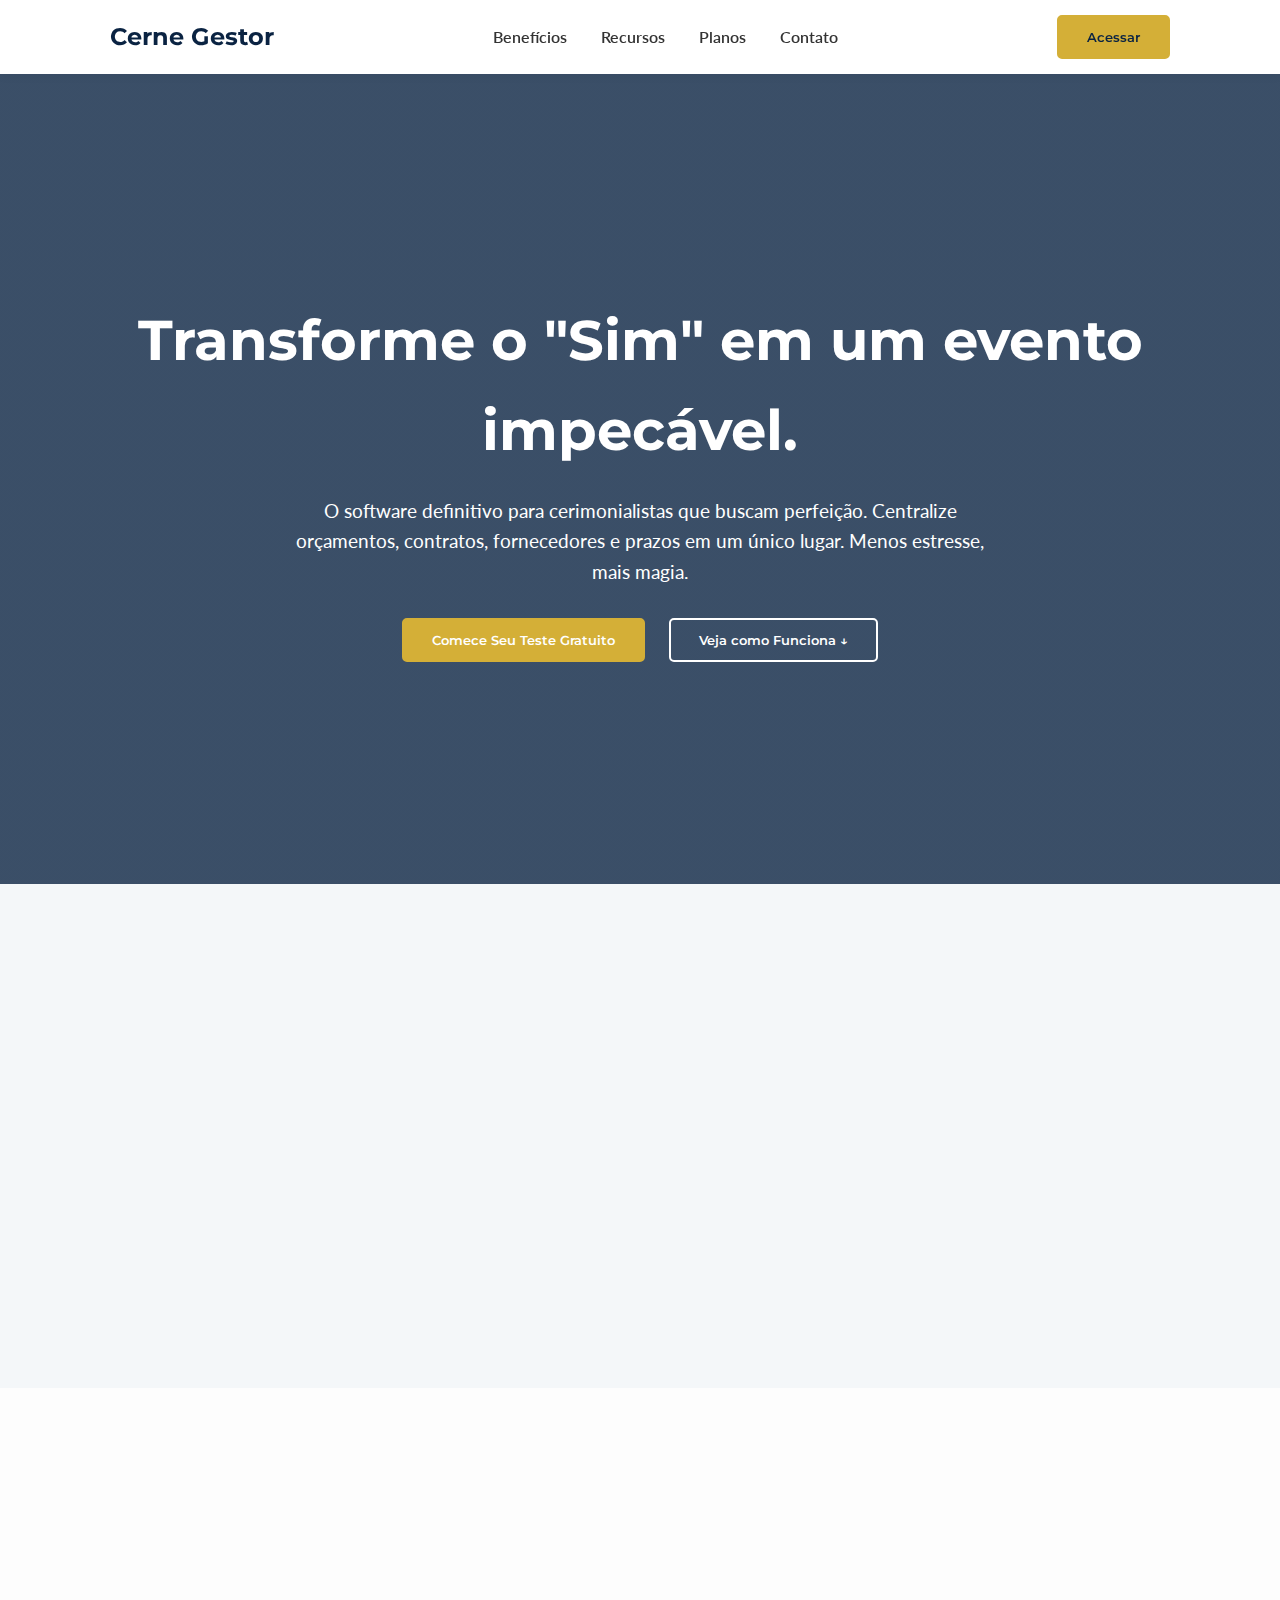
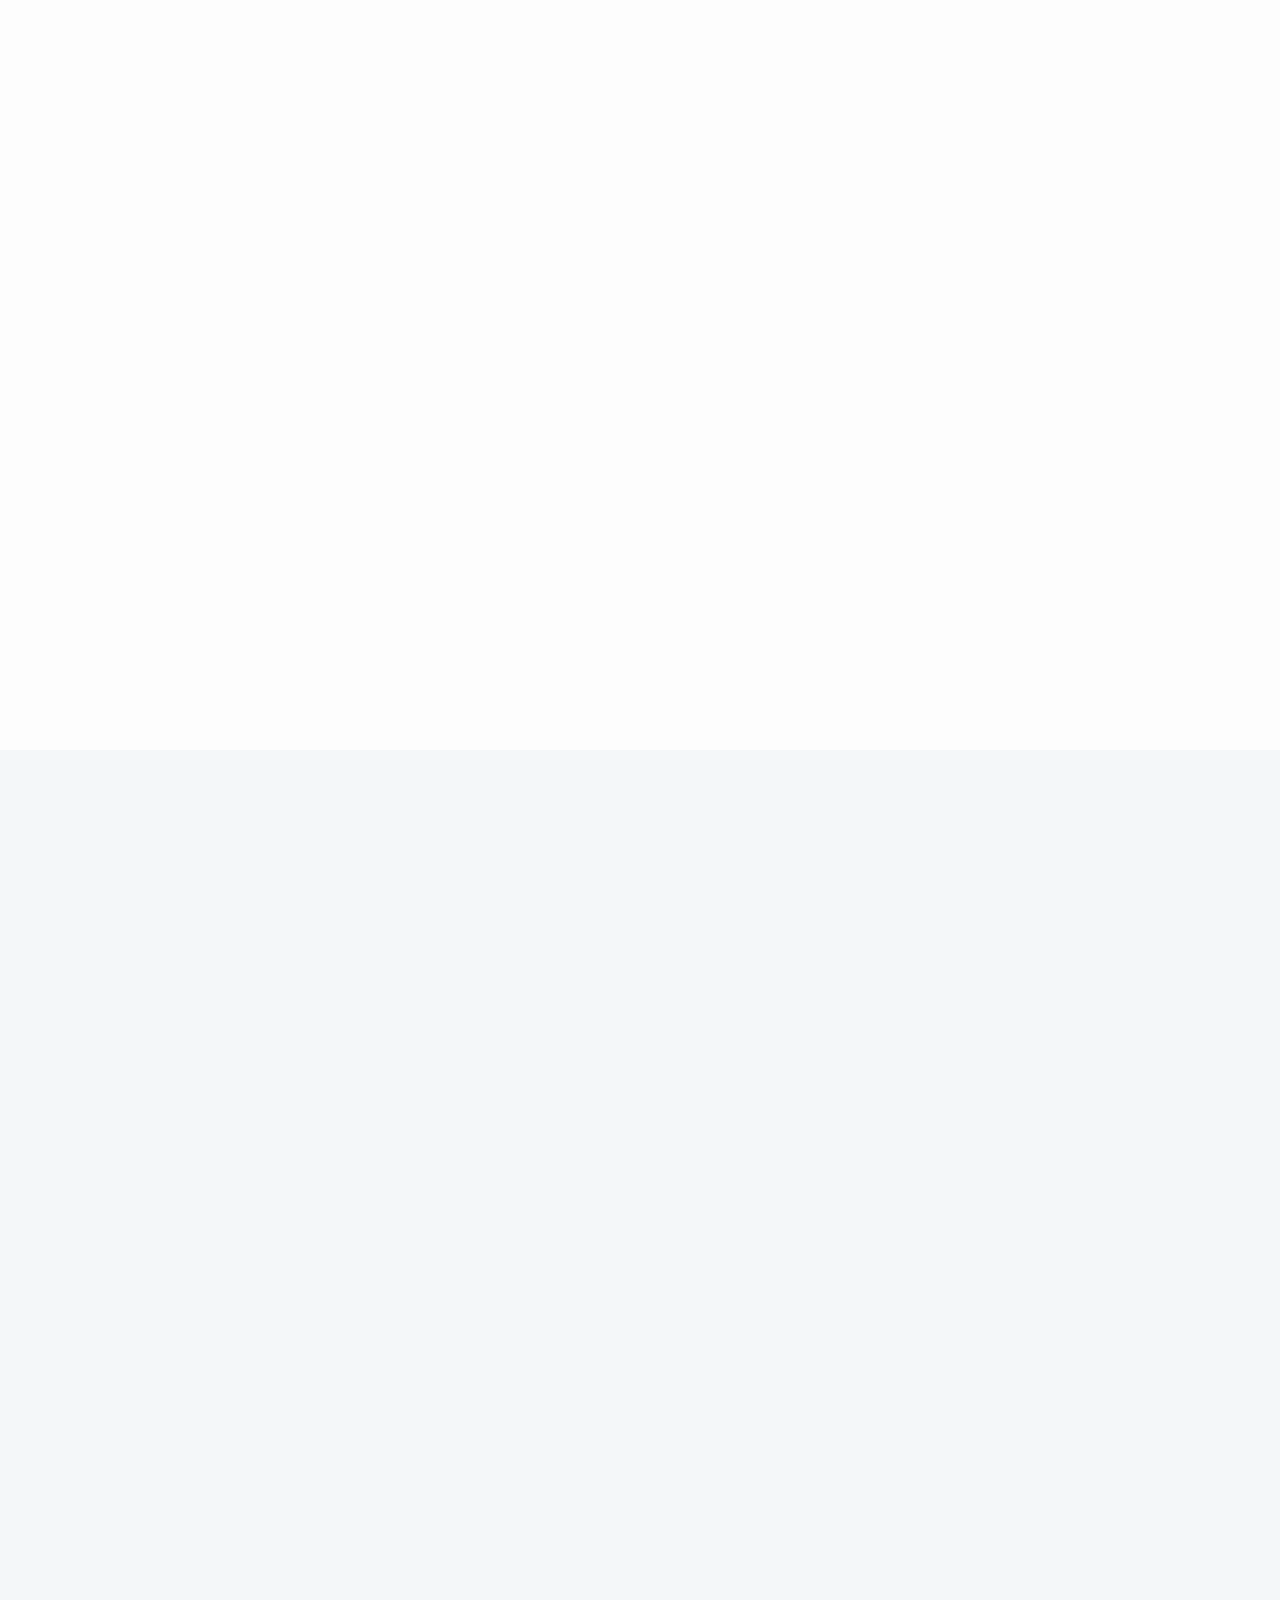
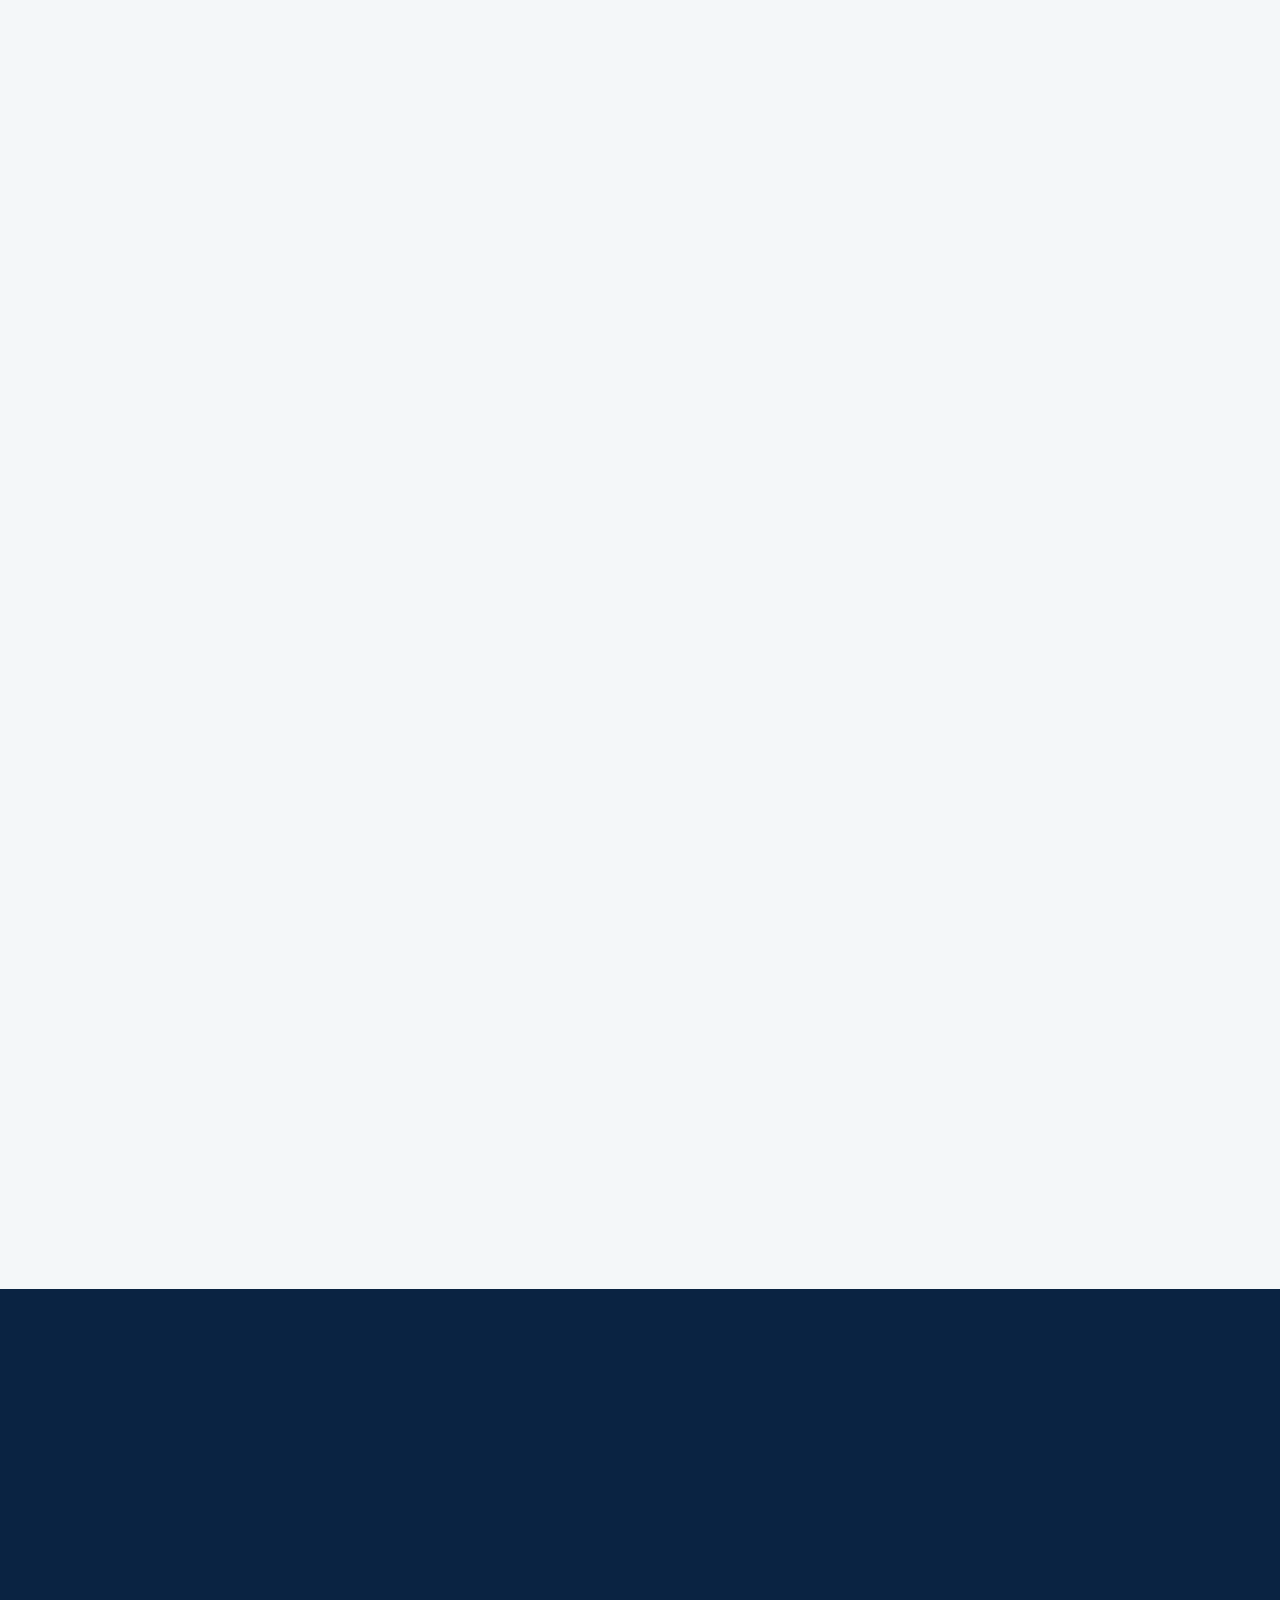
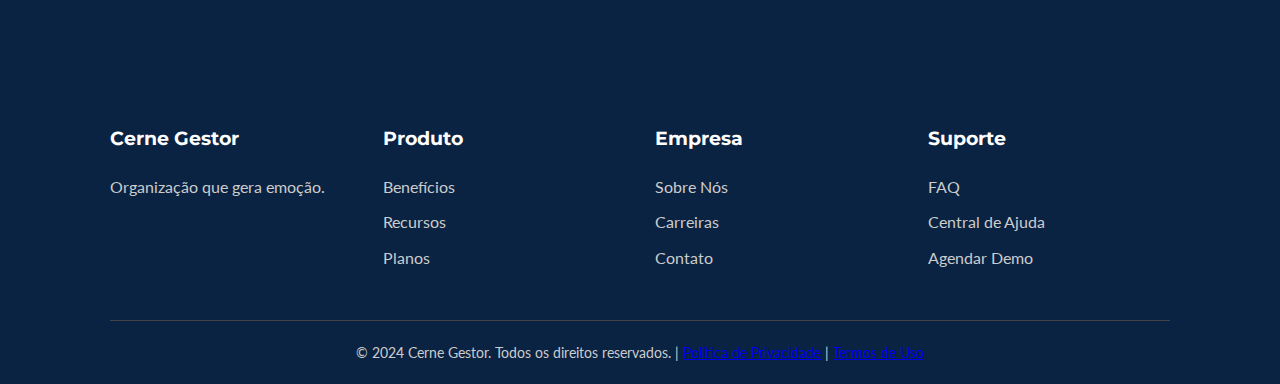
<file: dada.html>
<!DOCTYPE html>
<html lang="pt-BR">
<head>
    <meta charset="UTF-8">
    <meta name="viewport" content="width=device-width, initial-scale=1.0">
    <title>Cerne Gestor de Casamentos | Software para Cerimonialistas</title>
    
    <!-- Google Fonts -->
    <link rel="preconnect" href="https://fonts.googleapis.com">
    <link rel="preconnect" href="https://fonts.gstatic.com" crossorigin>
    <link href="https://fonts.googleapis.com/css2?family=Montserrat:wght@400;600;700&family=Lato:wght@400;700&display=swap" rel="stylesheet">

    <style>
        /* --- GERAL E VARIÁVEIS DE COR --- */
        :root {
            --cor-primaria: #0A2342; /* Azul escuro profundo */
            --cor-secundaria: #D4AF37; /* Dourado suave */
            --cor-fundo: #FDFDFD;
            --cor-texto: #333333;
            --cor-texto-claro: #FFFFFF;
            --cor-fundo-secao: #F4F7F9;
        }

        * {
            margin: 0;
            padding: 0;
            box-sizing: border-box;
            scroll-behavior: smooth;
        }

        body {
            font-family: 'Lato', sans-serif;
            background-color: var(--cor-fundo);
            color: var(--cor-texto);
            line-height: 1.6;
        }

        h1, h2, h3, h4 {
            font-family: 'Montserrat', sans-serif;
            font-weight: 700;
            color: var(--cor-primaria);
        }

        .container {
            max-width: 1100px;
            margin: 0 auto;
            padding: 0 20px;
        }

        section {
            padding: 80px 0;
            transition: box-shadow 0.5s ease-in-out;
        }
        
        .highlight-section {
            box-shadow: 0 0 0 4px var(--cor-secundaria);
            border-radius: 8px;
        }

        .btn {
            display: inline-block;
            padding: 12px 28px;
            border-radius: 5px;
            text-decoration: none;
            font-weight: 600;
            font-family: 'Montserrat', sans-serif;
            transition: transform 0.3s, background-color 0.3s;
            cursor: pointer;
            border: 2px solid transparent;
        }

        .btn-primary {
            background-color: var(--cor-secundaria);
            color: var(--cor-primaria);
            border-color: var(--cor-secundaria);
        }

        .btn-primary:hover {
            transform: translateY(-3px);
            background-color: #c9a32b;
        }

        .btn-secondary {
            background-color: transparent;
            color: var(--cor-primaria);
            border-color: var(--cor-primaria);
        }
        
        .btn-secondary:hover {
            transform: translateY(-3px);
            background-color: var(--cor-primaria);
            color: var(--cor-texto-claro);
        }

        .fade-in {
            opacity: 0;
            transform: translateY(30px);
            transition: opacity 0.6s ease-out, transform 0.6s ease-out;
        }

        .fade-in.visible {
            opacity: 1;
            transform: translateY(0);
        }

        /* --- CABEÇALHO E NAVEGAÇÃO --- */
        .main-header {
            background-color: var(--cor-texto-claro);
            padding: 15px 0;
            position: sticky;
            top: 0;
            z-index: 1000;
            box-shadow: 0 2px 10px rgba(0,0,0,0.05);
        }

        .main-header .container {
            display: flex;
            justify-content: space-between;
            align-items: center;
        }

        .logo {
            font-family: 'Montserrat', sans-serif;
            font-size: 1.5rem;
            font-weight: 700;
            color: var(--cor-primaria);
            text-decoration: none;
        }

        .main-nav a {
            margin: 0 15px;
            text-decoration: none;
            color: var(--cor-texto);
            font-weight: 600;
            position: relative;
        }

        .main-nav a::after {
            content: '';
            position: absolute;
            bottom: -5px;
            left: 0;
            width: 0;
            height: 2px;
            background-color: var(--cor-secundaria);
            transition: width 0.3s;
        }

        .main-nav a:hover::after {
            width: 100%;
        }

        /* --- SEÇÃO HERO --- */
        #hero {
            background: linear-gradient(rgba(10, 35, 66, 0.8), rgba(10, 35, 66, 0.8)), url('https://images.unsplash.com/photo-1523438903325-1e45a5a1b3db?q=80&w=2070&auto=format&fit=crop') no-repeat center center/cover;
            color: var(--cor-texto-claro);
            height: 90vh;
            display: flex;
            align-items: center;
            justify-content: center;
            text-align: center;
            padding: 0 20px;
        }

        #hero h1 {
            font-size: 3.5rem;
            margin-bottom: 20px;
            color: var(--cor-texto-claro);
        }

        #hero p {
            font-size: 1.2rem;
            max-width: 700px;
            margin: 0 auto 30px auto;
        }

        #hero .btn { margin: 0 10px; }
        #hero .btn-primary { color: var(--cor-texto-claro); background-color: var(--cor-secundaria); }
        #hero .btn-secondary { color: var(--cor-texto-claro); border-color: var(--cor-texto-claro); }
        #hero .btn-secondary:hover { background-color: var(--cor-texto-claro); color: var(--cor-primaria); }

        /* --- SEÇÕES DE CONTEÚDO (GENÉRICO) --- */
        .section-title { text-align: center; font-size: 2.5rem; margin-bottom: 60px; }
        #problema { background-color: var(--cor-fundo-secao); }
        #problema .content { text-align: center; max-width: 800px; margin: 0 auto; }
        #problema h2 { font-size: 2rem; margin-bottom: 20px; }
        #problema ul { list-style: none; margin-top: 30px; display: inline-block; text-align: left; }
        #problema li { margin-bottom: 10px; font-size: 1.1rem; }
        #problema li::before { content: '✓'; color: var(--cor-secundaria); font-weight: bold; margin-right: 10px; }
        
        .cards-grid { display: grid; grid-template-columns: repeat(auto-fit, minmax(280px, 1fr)); gap: 30px; }
        .card { background-color: var(--cor-texto-claro); padding: 30px; border-radius: 8px; box-shadow: 0 4px 20px rgba(0,0,0,0.07); text-align: center; transition: transform 0.3s, box-shadow 0.3s; }
        .card:hover { transform: translateY(-10px); box-shadow: 0 8px 30px rgba(0,0,0,0.12); }
        .card-icon { font-size: 3rem; color: var(--cor-secundaria); margin-bottom: 20px; }
        .card h3 { margin-bottom: 15px; font-size: 1.3rem; }

        #testemunhos { background-color: var(--cor-fundo-secao); }
        .testimonial-card { background-color: var(--cor-texto-claro); padding: 30px; border-left: 5px solid var(--cor-secundaria); border-radius: 5px; box-shadow: 0 4px 15px rgba(0,0,0,0.06); }
        .testimonial-card blockquote { font-style: italic; margin-bottom: 15px; border: none; }
        .testimonial-card cite { font-weight: bold; color: var(--cor-primaria); font-style: normal; }

        .pricing-grid { display: grid; grid-template-columns: repeat(auto-fit, minmax(300px, 1fr)); gap: 30px; align-items: stretch; }
        .plan { background: var(--cor-texto-claro); border: 1px solid #ddd; border-radius: 8px; padding: 40px; text-align: center; display: flex; flex-direction: column; }
        .plan h3 { font-size: 1.5rem; }
        .plan-price { font-size: 3rem; font-weight: 700; color: var(--cor-primaria); margin: 20px 0; }
        .plan-price span { font-size: 1rem; font-weight: 400; color: #777; }
        .plan ul { list-style: none; margin-bottom: 30px; text-align: left; flex-grow: 1; }
        .plan li { margin-bottom: 15px; }
        .plan li::before { content: '✓'; color: var(--cor-secundaria); margin-right: 10px; }
        .plan.popular { border: 2px solid var(--cor-secundaria); transform: scale(1.05); position: relative; }
        .plan.popular::before { content: 'Mais Popular'; position: absolute; top: -15px; left: 50%; transform: translateX(-50%); background-color: var(--cor-secundaria); color: var(--cor-primaria); padding: 5px 15px; border-radius: 20px; font-size: 0.9rem; font-weight: 600; }

        #cta-final { background-color: var(--cor-primaria); color: var(--cor-texto-claro); text-align: center; }
        #cta-final h2 { color: var(--cor-texto-claro); }
        #cta-final .btn { margin-top: 20px; }

        .main-footer { background-color: var(--cor-primaria); color: #ccc; padding: 60px 0 20px 0; }
        .footer-grid { display: grid; grid-template-columns: repeat(auto-fit, minmax(200px, 1fr)); gap: 30px; margin-bottom: 40px; }
        .footer-col h4 { color: var(--cor-texto-claro); font-size: 1.2rem; margin-bottom: 20px; }
        .footer-col p, .footer-col a { color: #ccc; text-decoration: none; display: block; margin-bottom: 10px; transition: color 0.3s; }
        .footer-col a:hover { color: var(--cor-secundaria); }
        .footer-bottom { text-align: center; border-top: 1px solid #444; padding-top: 20px; font-size: 0.9rem; }

        /* --- MODAL DE LOGIN/REGISTRO --- */
        .modal-overlay {
            position: fixed; top: 0; left: 0; width: 100%; height: 100%;
            background: rgba(0, 0, 0, 0.7);
            z-index: 2000; display: none; align-items: center; justify-content: center;
        }
        
        .modal-content {
            background: var(--cor-texto-claro); padding: 20px 40px 40px 40px; border-radius: 8px;
            width: 90%; max-width: 550px; position: relative;
            animation: fadeInDown 0.5s ease-out;
            max-height: 90vh;
            overflow-y: auto;
        }

        @keyframes fadeInDown { from { opacity: 0; transform: translateY(-30px); } to { opacity: 1; transform: translateY(0); } }
        
        .close-btn {
            position: sticky; top: 10px; right: -25px;
            font-size: 2rem; color: #aaa; cursor: pointer; border: none; background: none;
            z-index: 10; float: right;
        }
        .close-btn:hover { color: #333; }

        .modal-content h2 { text-align: center; margin-bottom: 20px; clear: both; }
        
        #role-selection { text-align: center; }
        .role-options { display: grid; grid-template-columns: 1fr; gap: 15px; margin-top: 30px; }
        .role-card {
            padding: 20px; border: 1px solid #ddd; border-radius: 8px;
            cursor: pointer; transition: all 0.3s;
            display: flex; align-items: center; gap: 15px; text-align: left;
            background-color: transparent; width: 100%;
        }
        .role-card:hover { border-color: var(--cor-secundaria); background-color: #f9f9f9; transform: translateY(-5px); }
        .role-card .icon { font-size: 2.5rem; }
        .role-card h4 { margin: 0; }
        .role-card p { margin: 0; font-size: 0.9rem; color: #666; }

        .auth-form-container { display: none; }
        .back-to-selection-btn {
            background: none; border: none; color: var(--cor-primaria);
            cursor: pointer; font-weight: 600; margin-bottom: 20px;
            display: flex; align-items: center; gap: 5px;
        }

        /* ESTILOS DE FORMULÁRIO (reutilizáveis) */
        .tab-buttons { display: flex; border-bottom: 1px solid #ddd; margin-bottom: 20px; }
        .tab-buttons button {
            flex-grow: 1; padding: 15px; border: none; background: none;
            cursor: pointer; font-size: 1.1rem; font-family: 'Montserrat';
            color: #aaa; border-bottom: 3px solid transparent; transition: all 0.3s;
        }
        .tab-buttons button.active { color: var(--cor-primaria); border-bottom-color: var(--cor-secundaria); }
        
        .form-content { display: none; }
        .form-content.active { display: block; }
        .form-group { margin-bottom: 20px; }
        .form-group label { display: block; margin-bottom: 5px; font-weight: 600; }
        
        /* ESTILO UNIFICADO PARA INPUTS, SELECTS E TEXTAREAS */
        .form-group input,
        .form-group select,
        .form-group textarea {
            width: 100%;
            padding: 12px;
            border-radius: 5px;
            border: 1px solid #ccc;
            font-size: 1rem;
            font-family: 'Lato', sans-serif;
            background-color: #fff;
        }

        .form-group select {
            appearance: none;
            -webkit-appearance: none;
            background-image: url("data:image/svg+xml,%3csvg xmlns='http://www.w3.org/2000/svg' viewBox='0 0 16 16'%3e%3cpath fill='none' stroke='%23343a40' stroke-linecap='round' stroke-linejoin='round' stroke-width='2' d='M2 5l6 6 6-6'/%3e%3c/svg%3e");
            background-repeat: no-repeat;
            background-position: right 0.75rem center;
            background-size: 16px 12px;
        }
        
        .form-group textarea {
            resize: vertical;
            min-height: 80px;
        }
        
        .form-group input:focus,
        .form-group select:focus,
        .form-group textarea:focus {
            outline: none;
            border-color: var(--cor-secundaria);
            box-shadow: 0 0 0 2px rgba(212, 175, 55, 0.3);
        }

        /* --- RESPONSIVIDADE --- */
        @media (max-width: 768px) {
            .main-header .container { flex-direction: column; }
            .main-nav { margin-top: 15px; }
            .main-nav a { margin: 0 10px; }
            #hero h1 { font-size: 2.5rem; }
            .section-title { font-size: 2rem; }
            .plan.popular { transform: scale(1); }
        }
    </style>
</head>
<body>

    <!-- CABEÇALHO -->
    <header class="main-header">
        <div class="container">
            <a href="#" class="logo">Cerne Gestor</a>
            <nav class="main-nav">
                <a href="#beneficios">Benefícios</a>
                <a href="#recursos">Recursos</a>
                <a href="#planos">Planos</a>
                <a href="#cta-final">Contato</a>
            </nav>
            <button class="btn btn-primary open-modal-btn">Acessar</button>
        </div>
    </header>

    <main>
        <!-- SEÇÃO HERO -->
        <section id="hero">
            <div class="hero-content fade-in">
                <h1>Transforme o "Sim" em um evento impecável.</h1>
                <p>O software definitivo para cerimonialistas que buscam perfeição. Centralize orçamentos, contratos, fornecedores e prazos em um único lugar. Menos estresse, mais magia.</p>
                <button class="btn btn-primary open-modal-btn">Comece Seu Teste Gratuito</button>
                <button id="show-how-it-works-btn" class="btn btn-secondary">Veja como Funciona ↓</button>
            </div>
        </section>
        
        <!-- SEÇÃO O PROBLEMA -->
        <section id="problema">
            <div class="container fade-in">
                <div class="content">
                    <h2>Sua paixão é criar sonhos. A nossa é garantir que nada vire um pesadelo.</h2>
                    <p>Gerenciar dezenas de fornecedores, controlar pagamentos e cumprir prazos em planilhas intermináveis é a receita para o caos. O risco de um detalhe esquecido pode comprometer a experiência que você tanto se esforça para criar.</p>
                    <ul>
                        <li>Medo de esquecer um prazo importante?</li>
                        <li>Dificuldade em controlar o orçamento e as parcelas?</li>
                        <li>Informações espalhadas entre e-mails e planilhas?</li>
                    </ul>
                </div>
            </div>
        </section>

        <!-- SEÇÃO BENEFÍCIOS -->
        <section id="beneficios">
            <div class="container">
                <h2 class="section-title fade-in">Gestão Completa, do Pedido ao Altar.</h2>
                <div class="cards-grid">
                    <div class="card fade-in">
                        <div class="card-icon">📊</div>
                        <h3>Visão Descomplicada</h3>
                        <p>Interface amigável que proporciona uma visão clara e organizada de todos os dados relevantes do casamento.</p>
                    </div>
                    <div class="card fade-in">
                        <div class="card-icon">💰</div>
                        <h3>Flexibilidade nas Parcelas</h3>
                        <p>Gerencie e ajuste parcelas de pagamento de forma personalizada, com alertas automáticos de vencimento.</p>
                    </div>
                    <div class="card fade-in">
                        <div class="card-icon">📋</div>
                        <h3>Listagem de Itens</h3>
                        <p>Crie e gerencie listas de itens necessários, incluindo quantidades, status de aquisição e fornecedores.</p>
                    </div>
                    <div class="card fade-in">
                        <div class="card-icon">📅</div>
                        <h3>Prazos Sob Controle</h3>
                        <p>Calendário integrado com visão geral de todas as datas e prazos importantes, com lembretes automáticos.</p>
                    </div>
                </div>
            </div>
        </section>

        <!-- SEÇÃO RECURSOS (MÓDULOS) -->
        <section id="recursos" style="background-color: var(--cor-fundo-secao);">
            <div class="container">
                <h2 class="section-title fade-in">Recursos Pensados para o Seu Sucesso.</h2>
                <div class="cards-grid">
                    <div class="card fade-in">
                        <div class="card-icon">🧮</div>
                        <h3>Módulo de Orçamento</h3>
                        <p>Crie orçamentos detalhados, incluindo estimativas de custos para decoração, buffet, fotografia e mais.</p>
                    </div>
                    <div class="card fade-in">
                        <div class="card-icon">✒️</div>
                        <h3>Módulo de Contratos</h3>
                        <p>Armazene e gerencie contratos com fornecedores e clientes, com alertas de vencimento.</p>
                    </div>
                    <div class="card fade-in">
                        <div class="card-icon">✅</div>
                        <h3>Módulo de Gestão de Itens</h3>
                        <p>Uma lista dinâmica para adicionar e atualizar itens, acompanhando o status de cada um.</p>
                    </div>
                     <div class="card fade-in">
                        <div class="card-icon">🗓️</div>
                        <h3>Módulo de Calendário</h3>
                        <p>Visão cronológica de todas as atividades e prazos para agendamento e lembretes automáticos.</p>
                    </div>
                </div>
            </div>
        </section>

        <!-- SEÇÃO TESTEMUNHOS -->
        <section id="testemunhos">
             <div class="container">
                <h2 class="section-title fade-in">Cerimonialistas que confiam no Cerne Gestor</h2>
                <div class="cards-grid">
                    <div class="testimonial-card fade-in">
                        <blockquote>"O Cerne Gestor mudou a forma como eu trabalho. A organização que ganhei me permite focar no que realmente importa: a experiência dos noivos. Meus clientes sentem a diferença."</blockquote>
                        <cite>— Mariana Costa, Cerimonialista de Sucesso</cite>
                    </div>
                    <div class="testimonial-card fade-in">
                        <blockquote>"Antes, eu vivia perdida em planilhas. Agora, tenho o controle total de todos os eventos em um só painel. O módulo de contratos e o controle de parcelas são salva-vidas!"</blockquote>
                        <cite>— Rafael Lins, Assessor de Eventos</cite>
                    </div>
                </div>
            </div>
        </section>
        
        <!-- SEÇÃO PLANOS -->
        <section id="planos" style="background-color: var(--cor-fundo-secao);">
            <div class="container">
                <h2 class="section-title fade-in">Um plano para cada tamanho de sonho.</h2>
                <div class="pricing-grid">
                    <div class="plan fade-in">
                        <h3>Essencial</h3>
                        <div class="plan-price">R$ 99<span>/mês</span></div>
                        <ul>
                            <li>Até 5 eventos simultâneos</li>
                            <li>Módulos de Orçamento e Itens</li>
                            <li>Módulo de Calendário</li>
                            <li>Suporte via e-mail</li>
                        </ul>
                        <button class="btn btn-secondary open-modal-btn">Escolher Plano</button>
                    </div>
                    <div class="plan popular fade-in">
                        <h3>Profissional</h3>
                        <div class="plan-price">R$ 199<span>/mês</span></div>
                        <ul>
                            <li>Até 20 eventos simultâneos</li>
                            <li>Todos os Módulos</li>
                            <li>Suporte Prioritário</li>
                            <li>Acesso para 3 usuários</li>
                        </ul>
                        <button class="btn btn-primary open-modal-btn">Escolher Plano</button>
                    </div>
                    <div class="plan fade-in">
                        <h3>Premium</h3>
                        <div class="plan-price">Consulte<span>-nos</span></div>
                        <ul>
                            <li>Eventos ilimitados</li>
                            <li>Todos os Módulos</li>
                            <li>Suporte Dedicado 24/7</li>
                            <li>Acesso para usuários ilimitados</li>
                        </ul>
                        <a href="#cta-final" class="btn btn-secondary">Fale Conosco</a>
                    </div>
                </div>
            </div>
        </section>
        
        <!-- SEÇÃO CTA FINAL -->
        <section id="cta-final">
            <div class="container fade-in">
                <h2 class="section-title">Pronto para elevar o nível dos seus eventos?</h2>
                <p>Deixe a burocracia com a gente e dedique-se a criar momentos inesquecíveis.</p>
                <button class="btn btn-primary open-modal-btn">Comece seu Teste Gratuito de 14 Dias</button>
            </div>
        </section>
    </main>

    <!-- RODAPÉ -->
    <footer class="main-footer">
        <div class="container">
            <div class="footer-grid">
                <div class="footer-col">
                    <h4>Cerne Gestor</h4>
                    <p>Organização que gera emoção.</p>
                </div>
                <div class="footer-col">
                    <h4>Produto</h4>
                    <a href="#beneficios">Benefícios</a>
                    <a href="#recursos">Recursos</a>
                    <a href="#planos">Planos</a>
                </div>
                <div class="footer-col">
                    <h4>Empresa</h4>
                    <a href="#">Sobre Nós</a>
                    <a href="#">Carreiras</a>
                    <a href="#">Contato</a>
                </div>
                 <div class="footer-col">
                    <h4>Suporte</h4>
                    <a href="#">FAQ</a>
                    <a href="#">Central de Ajuda</a>
                    <a href="#">Agendar Demo</a>
                </div>
            </div>
            <div class="footer-bottom">
                © 2024 Cerne Gestor. Todos os direitos reservados. | <a href="#">Política de Privacidade</a> | <a href="#">Termos de Uso</a>
            </div>
        </div>
    </footer>

    <!-- MODAL DE LOGIN/REGISTRO -->
    <div class="modal-overlay" id="auth-modal">
        <div class="modal-content">
            <button class="close-btn" id="close-modal-btn">×</button>
            
            <!-- ETAPA 1: SELEÇÃO DE PERFIL -->
            <div id="role-selection">
                <h2>Como você deseja acessar?</h2>
                <div class="role-options">
                    <button class="role-card" data-role="cerimonialista">
                        <div class="icon">🤵</div>
                        <div class="text">
                            <h4>Sou Cerimonialista</h4>
                            <p>Acesse para gerenciar seus eventos.</p>
                        </div>
                    </button>
                    <button class="role-card" data-role="fornecedor">
                        <div class="icon">📷</div>
                        <div class="text">
                            <h4>Sou Fornecedor</h4>
                            <p>Acesse seu portal de fornecedor.</p>
                        </div>
                    </button>
                    <button class="role-card" data-role="cliente">
                        <div class="icon">💑</div>
                        <div class="text">
                            <h4>Sou Cliente (Noivos)</h4>
                            <p>Acompanhe os detalhes do seu casamento.</p>
                        </div>
                    </button>
                </div>
            </div>

            <!-- ETAPA 2: FORMULÁRIOS DE AUTENTICAÇÃO -->
            <!-- Formulário para Cerimonialista -->
            <div class="auth-form-container" id="cerimonialista-auth">
                <button class="back-to-selection-btn">← Voltar</button>
                <h2>Acesso do Cerimonialista</h2>
                <div class="tab-buttons">
                    <button class="tab-btn active" data-tab="register">Criar Conta</button>
                    <button class="tab-btn" data-tab="login">Login</button>
                </div>
                <!-- Cadastro Cerimonialista -->
                <div class="form-content active" data-form="register">
                    <form>
                        <div class="form-group"><label for="c-reg-name">Nome completo</label><input type="text" id="c-reg-name" required></div>
                        <div class="form-group"><label for="c-reg-email">E-mail profissional</label><input type="email" id="c-reg-email" required></div>
                        <div class="form-group"><label for="c-reg-pass">Senha</label><input type="password" id="c-reg-pass" required></div>
                        <div class="form-group"><label for="c-reg-cpf">CPF</label><input type="text" id="c-reg-cpf" required></div>
                        <div class="form-group"><label for="c-reg-tel">Telefone</label><input type="tel" id="c-reg-tel" required></div>
                        <div class="form-group"><label for="c-reg-company">Nome da empresa (opcional)</label><input type="text" id="c-reg-company"></div>
                        <div class="form-group"><label for="c-reg-city">Cidade e estado</label><input type="text" id="c-reg-city" required></div>
                        <div class="form-group"><label for="c-reg-exp">Experiência na área (opcional)</label>
                            <select id="c-reg-exp"><option value="">Selecione</option><option>Iniciante</option><option>1-3 anos</option><option>3-5 anos</option><option>Mais de 5 anos</option></select>
                        </div>
                        <div class="form-group"><label for="c-reg-portfolio">Portfólio ou redes sociais (opcional)</label><input type="url" id="c-reg-portfolio"></div>
                        <button type="submit" class="btn btn-primary" style="width: 100%;">Criar Conta Grátis</button>
                    </form>
                </div>
                <!-- Login Cerimonialista -->
                <div class="form-content" data-form="login">
                    <form>
                        <div class="form-group"><label for="c-login-email">E-mail</label><input type="email" id="c-login-email" required></div>
                        <div class="form-group"><label for="c-login-password">Senha</label><input type="password" id="c-login-password" required></div>
                        <button type="submit" class="btn btn-primary" style="width: 100%;">Entrar</button>
                    </form>
                </div>
            </div>
            
            <!-- Formulário para Fornecedor -->
            <div class="auth-form-container" id="fornecedor-auth">
                <button class="back-to-selection-btn">← Voltar</button>
                <h2>Portal do Fornecedor</h2>
                <div class="tab-buttons">
                    <button class="tab-btn active" data-tab="register">Registrar</button>
                    <button class="tab-btn" data-tab="login">Login</button>
                </div>
                <!-- Cadastro Fornecedor -->
                <div class="form-content active" data-form="register">
                    <form>
                        <div class="form-group"><label for="f-reg-name">Nome completo ou razão social</label><input type="text" id="f-reg-name" required></div>
                        <div class="form-group"><label for="f-reg-fantasy">Nome fantasia (opcional)</label><input type="text" id="f-reg-fantasy"></div>
                        <div class="form-group"><label for="f-reg-doc">CNPJ ou CPF</label><input type="text" id="f-reg-doc" required></div>
                        <div class="form-group"><label for="f-reg-email">E-mail de contato</label><input type="email" id="f-reg-email" required></div>
                        <div class="form-group"><label for="f-reg-pass">Senha</label><input type="password" id="f-reg-pass" required></div>
                        <div class="form-group"><label for="f-reg-tel">Telefone/WhatsApp</label><input type="tel" id="f-reg-tel" required></div>
                        <div class="form-group"><label for="f-reg-cat">Categoria do serviço</label>
                            <select id="f-reg-cat" required><option value="">Selecione a categoria</option><option>Buffet</option><option>Fotografia e Vídeo</option><option>Decoração</option><option>Música</option><option>Espaço para Eventos</option><option>Outros</option></select>
                        </div>
                        <div class="form-group"><label for="f-reg-city">Cidade e estado</label><input type="text" id="f-reg-city" required></div>
                        <div class="form-group"><label for="f-reg-portfolio">Portfólio ou redes sociais</label><input type="url" id="f-reg-portfolio" required></div>
                        <div class="form-group"><label for="f-reg-desc">Descrição dos serviços</label><textarea id="f-reg-desc" required></textarea></div>
                        <button type="submit" class="btn btn-primary" style="width: 100%;">Registrar</button>
                    </form>
                </div>
                <!-- Login Fornecedor -->
                <div class="form-content" data-form="login">
                     <form>
                        <div class="form-group"><label for="f-login-email">E-mail</label><input type="email" id="f-login-email" required></div>
                        <div class="form-group"><label for="f-login-password">Senha</label><input type="password" id="f-login-password" required></div>
                        <button type="submit" class="btn btn-primary" style="width: 100%;">Entrar</button>
                    </form>
                </div>
            </div>

            <!-- Formulário para Cliente (Noivos) -->
            <div class="auth-form-container" id="cliente-auth">
                <button class="back-to-selection-btn">← Voltar</button>
                <h2>Área do Cliente</h2>
                <div class="tab-buttons">
                    <button class="tab-btn active" data-tab="register">Criar Conta</button>
                    <button class="tab-btn" data-tab="login">Login</button>
                </div>
                <!-- Cadastro Cliente -->
                <div class="form-content active" data-form="register">
                    <form>
                        <div class="form-group"><label for="n-reg-name">Nome(s) do(s) noivo(s)</label><input type="text" id="n-reg-name" required></div>
                        <div class="form-group"><label for="n-reg-email">E-mail</label><input type="email" id="n-reg-email" required></div>
                        <div class="form-group"><label for="n-reg-pass">Senha</label><input type="password" id="n-reg-pass" required></div>
                        <div class="form-group"><label for="n-reg-cpf">CPF (opcional)</label><input type="text" id="n-reg-cpf"></div>
                        <div class="form-group"><label for="n-reg-tel">Telefone</label><input type="tel" id="n-reg-tel" required></div>
                        <div class="form-group"><label for="n-reg-date">Data do casamento</label><input type="date" id="n-reg-date" required></div>
                        <div class="form-group"><label for="n-reg-city">Cidade e estado</label><input type="text" id="n-reg-city" required></div>
                        <div class="form-group"><label for="n-reg-budget">Orçamento estimado (opcional)</label><input type="number" id="n-reg-budget" placeholder="Ex: 50000"></div>
                        <div class="form-group"><label for="n-reg-type">Tipo de cerimônia (opcional)</label>
                            <select id="n-reg-type"><option value="">Selecione</option><option>Religiosa com efeito civil</option><option>Apenas religiosa</option><option>Apenas civil</option><option>Simbólica</option></select>
                        </div>
                        <button type="submit" class="btn btn-primary" style="width: 100%;">Criar Conta</button>
                    </form>
                </div>
                <!-- Login Cliente -->
                <div class="form-content" data-form="login">
                     <form>
                        <div class="form-group"><label for="n-login-email">E-mail</label><input type="email" id="n-login-email" required></div>
                        <div class="form-group"><label for="n-login-password">Senha</label><input type="password" id="n-login-password" required></div>
                        <button type="submit" class="btn btn-primary" style="width: 100%;">Acessar meu Evento</button>
                    </form>
                </div>
            </div>

        </div>
    </div>


    <script>
    document.addEventListener("DOMContentLoaded", function() {
        // --- ANIMAÇÃO DE FADE-IN NO SCROLL ---
        const fadeInElements = document.querySelectorAll('.fade-in');
        const observerOptions = { root: null, rootMargin: '0px', threshold: 0.1 };
        const observer = new IntersectionObserver((entries, observer) => {
            entries.forEach(entry => {
                if (entry.isIntersecting) {
                    entry.target.classList.add('visible');
                    observer.unobserve(entry.target);
                }
            });
        }, observerOptions);
        fadeInElements.forEach(el => observer.observe(el));

        // --- BOTÃO "VEJA COMO FUNCIONA" ---
        const showHowBtn = document.getElementById('show-how-it-works-btn');
        const beneficiosSection = document.getElementById('beneficios');
        showHowBtn.addEventListener('click', (e) => {
            e.preventDefault();
            beneficiosSection.scrollIntoView({ behavior: 'smooth', block: 'start' });
            setTimeout(() => { beneficiosSection.classList.add('highlight-section'); }, 500);
            setTimeout(() => { beneficiosSection.classList.remove('highlight-section'); }, 2000);
        });

        // --- LÓGICA DO MODAL DE AUTENTICAÇÃO ---
        const modalOverlay = document.getElementById('auth-modal');
        const openModalBtns = document.querySelectorAll('.open-modal-btn');
        const closeModalBtn = document.getElementById('close-modal-btn');
        
        const roleSelectionScreen = document.getElementById('role-selection');
        const authFormContainers = document.querySelectorAll('.auth-form-container');
        const roleCards = document.querySelectorAll('.role-card');
        const backBtns = document.querySelectorAll('.back-to-selection-btn');

        // Função para resetar o modal para a tela inicial (seleção de perfil)
        const resetModal = () => {
            authFormContainers.forEach(container => container.style.display = 'none');
            roleSelectionScreen.style.display = 'block';
            modalOverlay.querySelector('.modal-content').scrollTop = 0; // Reseta o scroll
        };

        // Abrir o modal
        openModalBtns.forEach(btn => {
            btn.addEventListener('click', (e) => {
                e.preventDefault();
                resetModal(); // Garante que o modal sempre abra na primeira tela
                modalOverlay.style.display = 'flex';
            });
        });

        // Fechar o modal
        const closeModal = () => {
            modalOverlay.style.display = 'none';
        }
        closeModalBtn.addEventListener('click', closeModal);
        modalOverlay.addEventListener('click', (e) => {
            if (e.target === modalOverlay) closeModal();
        });

        // Selecionar um perfil
        roleCards.forEach(card => {
            card.addEventListener('click', () => {
                const role = card.dataset.role;
                const targetForm = document.getElementById(`${role}-auth`);
                
                roleSelectionScreen.style.display = 'none';
                if (targetForm) {
                    targetForm.style.display = 'block';
                }
            });
        });

        // Voltar para a seleção de perfil
        backBtns.forEach(btn => {
            btn.addEventListener('click', resetModal);
        });

        // Lógica das abas (Login/Registro) dentro de cada formulário
        authFormContainers.forEach(container => {
            const tabBtns = container.querySelectorAll('.tab-btn');
            const formContents = container.querySelectorAll('.form-content');

            tabBtns.forEach(tab => {
                tab.addEventListener('click', () => {
                    // Desativa todas as abas e formulários DENTRO do container atual
                    tabBtns.forEach(t => t.classList.remove('active'));
                    formContents.forEach(c => c.classList.remove('active'));
                    
                    // Ativa a aba e o formulário clicado
                    tab.classList.add('active');
                    const formType = tab.dataset.tab;
                    const targetForm = container.querySelector(`.form-content[data-form="${formType}"]`);
                    if (targetForm) {
                        targetForm.classList.add('active');
                    }
                });
            });
        });
    });
    </script>
</body>
</html>
</file>
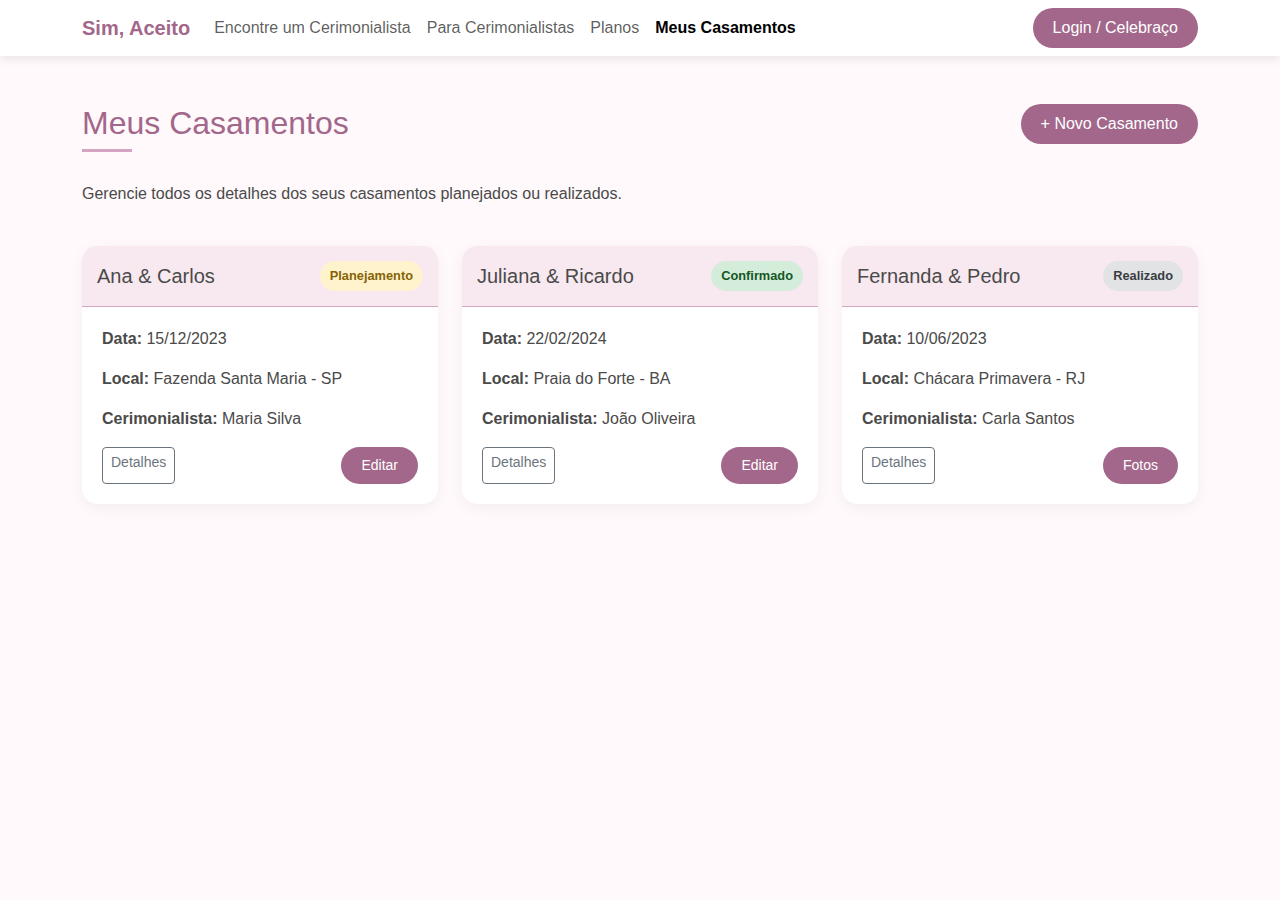
<file: apps/pag_inicial/templates/pag_inicial/meus_casamentos.html>
<!DOCTYPE html>
<html lang="pt-br">
<head>
    <meta charset="UTF-8">
    <meta name="viewport" content="width=device-width, initial-scale=1.0">
    <title>Meus Casamentos</title>
    <link href="https://cdn.jsdelivr.net/npm/bootstrap@5.3.0/dist/css/bootstrap.min.css" rel="stylesheet">
    <style>
        :root {
            --primary-color: #f8e9f0; /* Rosa claro */
            --secondary-color: #d4a5c3; /* Rosa médio */
            --accent-color: #a2678a; /* Rosa escuro */
            --text-color: #4a4a4a; /* Cinza escuro */
            --light-color: #fff9fb; /* Branco rosado */
        }
        
        body {
            font-family: 'Arial', sans-serif;
            background-color: var(--light-color);
            color: var(--text-color);
        }
        
        .navbar-custom {
            background-color: white;
            box-shadow: 0 2px 10px rgba(0, 0, 0, 0.1);
        }
        
        .btn-custom {
            background-color: var(--accent-color);
            color: white;
            border: none;
            padding: 8px 20px;
            border-radius: 20px;
        }
        
        .btn-custom:hover {
            background-color: var(--secondary-color);
            color: white;
        }
        
        .wedding-card {
            background-color: white;
            border-radius: 15px;
            box-shadow: 0 4px 15px rgba(0, 0, 0, 0.05);
            transition: transform 0.3s;
            margin-bottom: 25px;
            overflow: hidden;
        }
        
        .wedding-card:hover {
            transform: translateY(-5px);
        }
        
        .wedding-header {
            background-color: var(--primary-color);
            padding: 15px;
            border-bottom: 1px solid var(--secondary-color);
        }
        
        .wedding-body {
            padding: 20px;
        }
        
        .status-badge {
            padding: 5px 10px;
            border-radius: 20px;
            font-size: 0.8rem;
            font-weight: bold;
        }
        
        .status-planning {
            background-color: #fff3cd;
            color: #856404;
        }
        
        .status-confirmed {
            background-color: #d4edda;
            color: #155724;
        }
        
        .status-completed {
            background-color: #e2e3e5;
            color: #383d41;
        }
        
        .section-title {
            color: var(--accent-color);
            position: relative;
            margin-bottom: 30px;
            padding-bottom: 10px;
        }
        
        .section-title:after {
            content: '';
            position: absolute;
            left: 0;
            bottom: 0;
            width: 50px;
            height: 3px;
            background-color: var(--secondary-color);
        }
        
        .empty-state {
            text-align: center;
            padding: 50px 20px;
            background-color: white;
            border-radius: 15px;
            box-shadow: 0 4px 15px rgba(0, 0, 0, 0.05);
        }
        
        .empty-state-icon {
            font-size: 3rem;
            color: var(--secondary-color);
            margin-bottom: 20px;
        }
    </style>
</head>
<body>
    <!-- Navbar -->
    <nav class="navbar navbar-expand-lg navbar-custom">
        <div class="container">
            <a class="navbar-brand fw-bold" href="#" style="color: var(--accent-color);">Sim, Aceito</a>
            <button class="navbar-toggler" type="button" data-bs-toggle="collapse" data-bs-target="#navbarNav">
                <span class="navbar-toggler-icon"></span>
            </button>
            <div class="collapse navbar-collapse" id="navbarNav">
                <ul class="navbar-nav me-auto">
                    <li class="nav-item">
                        <a class="nav-link" href="#">Encontre um Cerimonialista</a>
                    </li>
                    <li class="nav-item">
                        <a class="nav-link" href="#">Para Cerimonialistas</a>
                    </li>
                    <li class="nav-item">
                        <a class="nav-link" href="#">Planos</a>
                    </li>
                    <li class="nav-item">
                        <a class="nav-link active fw-bold" href="#">Meus Casamentos</a>
                    </li>
                </ul>
                <div class="d-flex">
                    <a href="#" class="btn btn-custom">Login / Celebraço</a>
                </div>
            </div>
        </div>
    </nav>

    <!-- Main Content -->
    <div class="container my-5">
        <div class="row mb-4">
            <div class="col">
                <h2 class="section-title">Meus Casamentos</h2>
                <p>Gerencie todos os detalhes dos seus casamentos planejados ou realizados.</p>
            </div>
            <div class="col-auto">
                <button class="btn btn-custom">+ Novo Casamento</button>
            </div>
        </div>

        <!-- Wedding Cards -->
        <div class="row">
            <!-- Wedding 1 -->
            <div class="col-md-6 col-lg-4">
                <div class="wedding-card">
                    <div class="wedding-header d-flex justify-content-between align-items-center">
                        <h5 class="mb-0">Ana & Carlos</h5>
                        <span class="status-badge status-planning">Planejamento</span>
                    </div>
                    <div class="wedding-body">
                        <p><strong>Data:</strong> 15/12/2023</p>
                        <p><strong>Local:</strong> Fazenda Santa Maria - SP</p>
                        <p><strong>Cerimonialista:</strong> Maria Silva</p>
                        <div class="d-flex justify-content-between mt-3">
                            <a href="#" class="btn btn-sm btn-outline-secondary">Detalhes</a>
                            <a href="#" class="btn btn-sm btn-custom">Editar</a>
                        </div>
                    </div>
                </div>
            </div>

            <!-- Wedding 2 -->
            <div class="col-md-6 col-lg-4">
                <div class="wedding-card">
                    <div class="wedding-header d-flex justify-content-between align-items-center">
                        <h5 class="mb-0">Juliana & Ricardo</h5>
                        <span class="status-badge status-confirmed">Confirmado</span>
                    </div>
                    <div class="wedding-body">
                        <p><strong>Data:</strong> 22/02/2024</p>
                        <p><strong>Local:</strong> Praia do Forte - BA</p>
                        <p><strong>Cerimonialista:</strong> João Oliveira</p>
                        <div class="d-flex justify-content-between mt-3">
                            <a href="#" class="btn btn-sm btn-outline-secondary">Detalhes</a>
                            <a href="#" class="btn btn-sm btn-custom">Editar</a>
                        </div>
                    </div>
                </div>
            </div>

            <!-- Wedding 3 -->
            <div class="col-md-6 col-lg-4">
                <div class="wedding-card">
                    <div class="wedding-header d-flex justify-content-between align-items-center">
                        <h5 class="mb-0">Fernanda & Pedro</h5>
                        <span class="status-badge status-completed">Realizado</span>
                    </div>
                    <div class="wedding-body">
                        <p><strong>Data:</strong> 10/06/2023</p>
                        <p><strong>Local:</strong> Chácara Primavera - RJ</p>
                        <p><strong>Cerimonialista:</strong> Carla Santos</p>
                        <div class="d-flex justify-content-between mt-3">
                            <a href="#" class="btn btn-sm btn-outline-secondary">Detalhes</a>
                            <a href="#" class="btn btn-sm btn-custom">Fotos</a>
                        </div>
                    </div>
                </div>
            </div>
        </div>

        <!-- Empty State (comentado - pode ser usado quando não há casamentos) -->
        <!--
        <div class="row mt-5">
            <div class="col">
                <div class="empty-state">
                    <div class="empty-state-icon">
                        <i class="bi bi-heart"></i>
                    </div>
                    <h4>Nenhum casamento encontrado</h4>
                    <p class="text-muted">Você ainda não possui casamentos cadastrados. Comece criando um novo!</p>
                    <button class="btn btn-custom mt-3">+ Novo Casamento</button>
                </div>
            </div>
        </div>
        -->
    </div>

    <script src="https://cdn.jsdelivr.net/npm/bootstrap@5.3.0/dist/js/bootstrap.bundle.min.js"></script>
</body>
</html>
</file>
